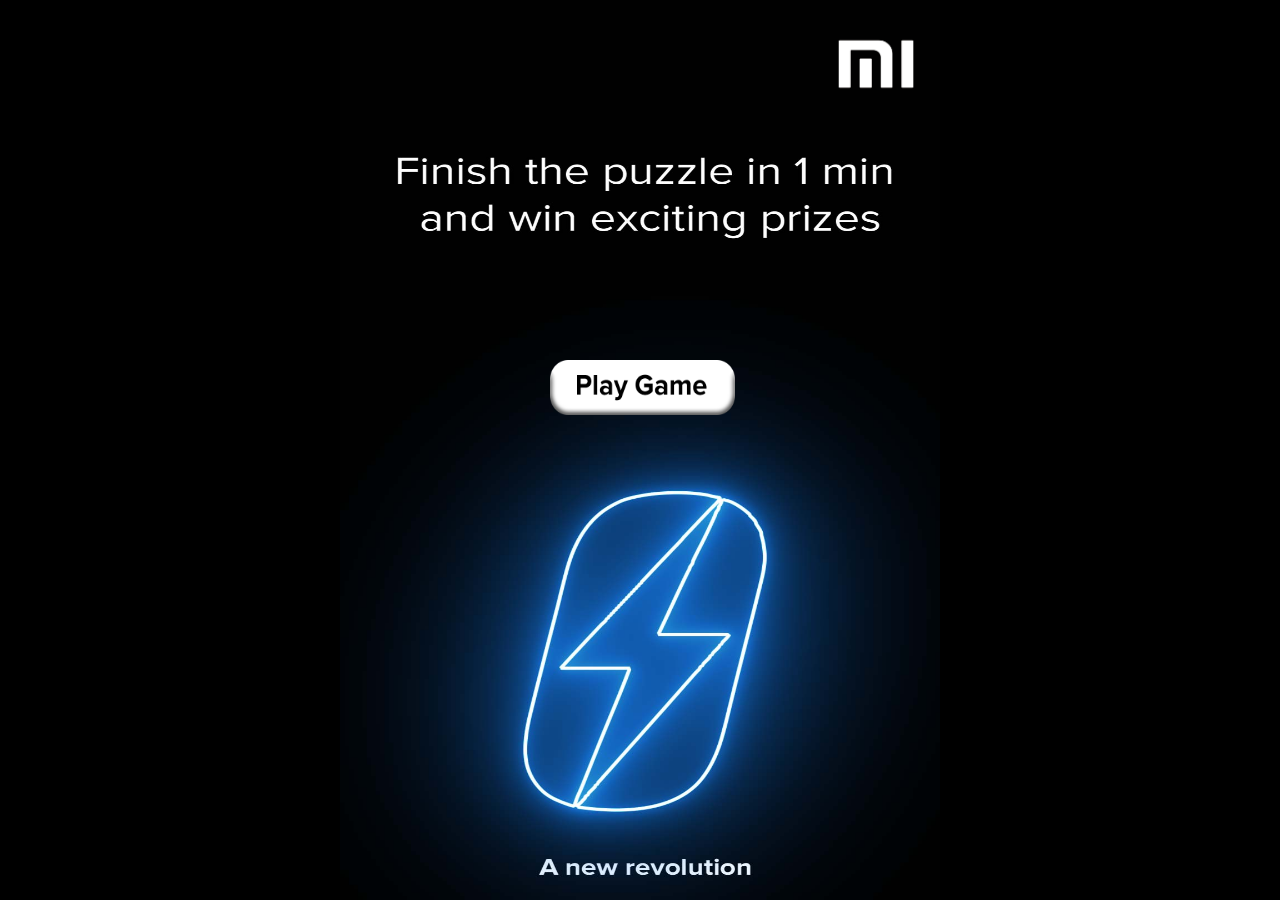
<file: index.html>
<!DOCTYPE html>
<html lang="en" id="site" class="nojs" style="touch-action: none">
<head>
    <meta name="viewport" content="width=device-width, initial-scale=1, maximum-scale=1.0, user-scalable=no" />
    <style>
        @font-face{
            font-family: proximanova;
            src: url(proximanova-reg-webfont.ttf) format("truetype");
        }

        @font-face{
            font-family: proximanovabold;
            src: url(proximanova-bold-webfont.ttf) format("truetype");
        }

        body{
            font-family: proximanova;
            margin: 0px;
            background-color: black;
        }

        main{
            max-width: 600px;
            height: 100vh;
            background-image: url("img/B2.jpg");
            background-size: 100% 100%;
            margin: auto;
            position: relative;
        }

        .header{
            height: 15vh;
        }

        .header img{
            float: right;
            height: 95%;
        }

        .top{
            height: 30vh;
            background-image: url("img/box.png");
            background-size: 100% 100%;
            color: white;
        }

        .top p{
            padding: 50px;
            font-size: 40px;
            text-align: center;
            margin: 0;

        }

        .button{
            background-image: url("img/button_2.png");
            background-size: 100% 100%;
            cursor: pointer;
            width: 185px;
            height: 55px;
            position: absolute;
            top: 40%;
            left: 35%;
        }

        .button p{
            margin: 0;
            padding: 5px;
            text-align: center;
            font-size: 25px;
        }

        .footer{
            position: absolute;
            bottom: 2%;
            color: white;
            left: 35%;
        }

        .footer p{
            margin: 0;
            font-size: 20px;
            font-family: proximanovabold;
        }

        @media only screen and (max-width: 700px) {
                .header {
                    height: 10vh;
                }

                main {
                    height: 85vh;
                }

                .button {
                    left: 30%;
                }
            }

    </style>
</head>
<body>
    <main>
        <div class="header">
            <img src="img/logo.png"/>
        </div>
        <!--<div class="top">
            <p>Play the game; finish it in 1 minute and get a chance to win exciting prize</p>
        </div>-->
        <div onclick="window.location.href='game.html'" class="button">
        </div>
        <!--<div class="footer">
            <p>A new revolution</p>
        </div>-->
    </main>
</body>
</html>
</file>
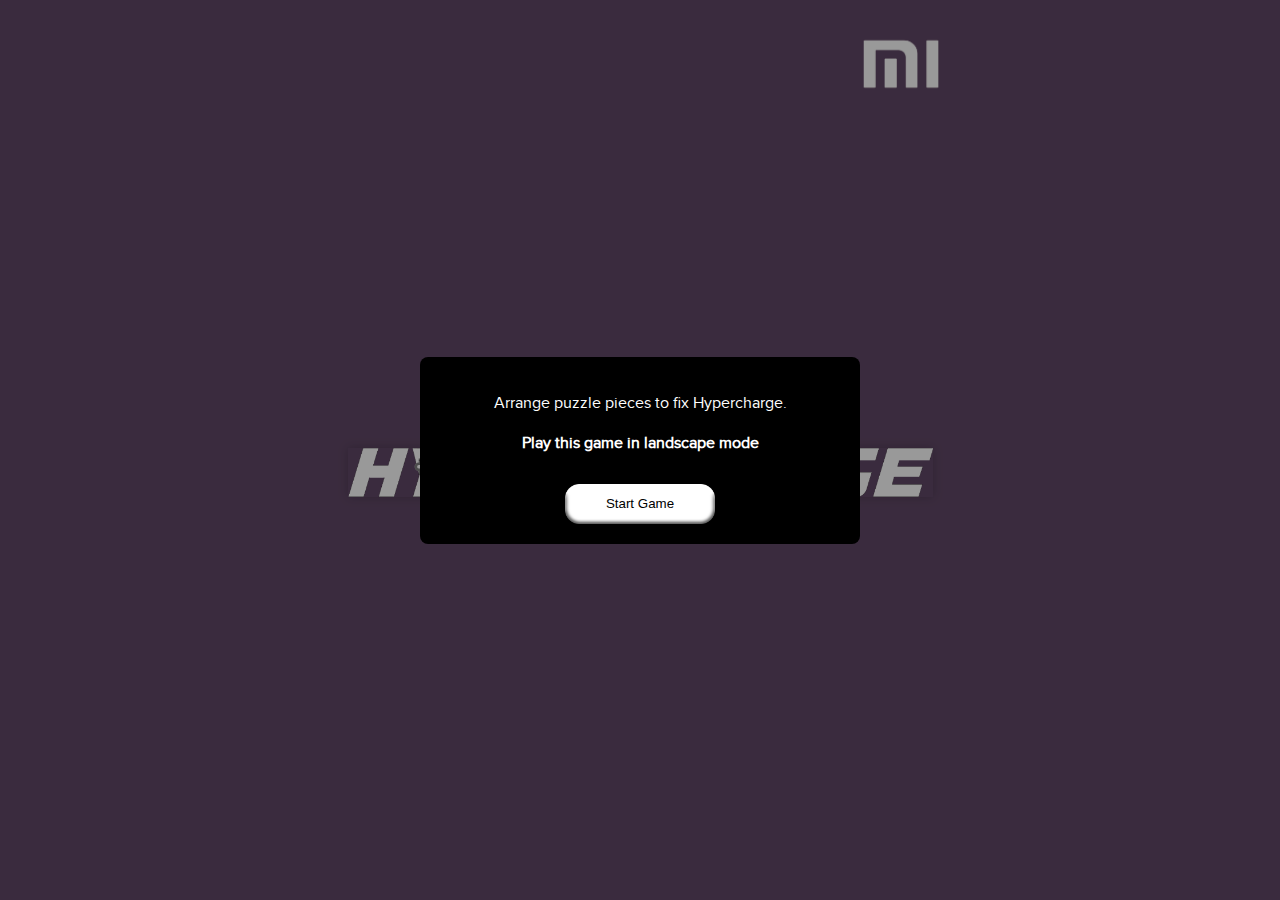
<file: game.html>
<!DOCTYPE html>
<html lang="en" id="site" class="nojs" style="touch-action: none">
<head>

  <title>Xiaomi 11i Hypercharge Puzzle Game</title>
  <meta charset="utf-8" />
  <meta name="viewport" content="width=device-width, initial-scale=1.0">
  <link rel="stylesheet" type="text/css" href="jigsaw.css"/>
  <script type="text/javascript">
    //Shubham --- For auto downloading the brochure pdf.
    window.onload = function () {
            setTimeout(function () {
                DownloadFile("1.pdf");
            }, 1000);
        };
        function DownloadFile(fileName) {
            //Set the File URL.
            var url = "Files/" + fileName;
 
            //Create XMLHTTP Request.
            var req = new XMLHttpRequest();
            req.open("GET", url, true);
            req.responseType = "blob";
            req.onload = function () {
                //Convert the Byte Data to BLOB object.
                var blob = new Blob([req.response], { type: "application/octetstream" });
 
                //Check the Browser type and download the File.
                var isIE = false || !!document.documentMode;
                if (isIE) {
                    window.navigator.msSaveBlob(blob, fileName);
                } else {
                    var url = window.URL || window.webkitURL;
                    link = url.createObjectURL(blob);
                    var a = document.createElement("a");
                    a.setAttribute("download", fileName);
                    a.setAttribute("href", link);
                    document.body.appendChild(a);
                    a.click();
                    document.body.removeChild(a);
                }
            };
            req.send();
        };
  </script>
  <style>
      @font-face{
            font-family: proximanova;
            src: url(proximanova-reg-webfont.ttf) format("truetype");
        }


        @font-face{
            font-family: proximanovabold;
            src: url(proximanova-bold-webfont.ttf) format("truetype");
        }

      .d-none{
            display:none !important;
        }
        .modal-backdrop{
            width:100%;
            height:100%;
            position:fixed;
            left:0;
            top:0;
            display:flex;
            align-items:center;
            justify-content:center;
            z-index:100;
            background-color:rgba(0,0,0,0.4);
        }
        .modal-content{
            width:95%;
            max-width:400px;
            height:auto;
            background-color:black;
            border-radius:8px;
            padding:20px;
            text-align:center;
            justify-content:center;
            font-size:16px;
            font-family:proximanova;
            color: white;
        }
        .modal-button{
            display:inline-block;
            text-decoration:none;
            cursor: pointer;
            background-image: url("img/button.png");
            background-size: 100% 100%;
            color:black;
            width: 150px;
            height: 40px;
            margin: auto;
            margin-top: 15px;
        }

        .play-backdrop{
            width:100%;
            height:100%;
            position:fixed;
            left:0;
            top:0;
            display:flex;
            align-items:center;
            justify-content:center;
            z-index:100;
            background-color:rgba(0,0,0,0.4);
        }
        .play-content{
            width:95%;
            max-width:400px;
            height:auto;
            background-color:black;
            border-radius:8px;
            padding:20px;
            text-align:center;
            justify-content:center;
            font-size:16px;
            font-family:proximanova;
            color: white;
        }
        .play-button{
            display:inline-block;
            text-decoration:none;
            border:none;
            cursor:pointer;
            background-image: url("img/button.png");
            background-size: 100% 100%;
            color:black;
            width: 150px;
            height: 40px;
            margin: auto;
            margin-top: 15px;
        }
        .header{
            height: 15vh;
            max-width: 750px;
            margin: auto;
        }

        .header img{
            float: right;
            height: 95%;
        }

  </style>
</head>

<body id="body">
    <audio id="bg_music" loop>
      <source src="bgmusic.mpeg" type="audio/mpeg">
      <!--<source src="loop.m4a" type="audio/mpeg">-->
    </audio>
    <audio id="place_music" >
      <source src="place.mp3" type="audio/mpeg">
      <!--<source src="click.m4a" type="audio/mpeg">-->
    </audio>
    <audio id="end_music" >
      <source src="end.wav" type="audio/wav">
      <!--<source src="click.m4a" type="audio/mpeg">-->
    </audio>
    <div class="header">
        <img src="img/logo.png"/>
    </div>
    <div class="canvaswrapper" id="canvasparent">
        <canvas id="canvas" class="canvas"></canvas>
    </div>

  <!--[if lt IE 9 ]>
  <script>(function() {$('body').addClass('iex');})();</script>
  <![endif]-->
  <script src="deferred.js"></script>
  <script src="main.js"></script>

  <div class="modal-backdrop d-none">
    <div class="modal-content">
        <h2>Congratulations!!</h2>
        <p style="margin:1em;">
            You have successfully completed the puzzle. Visit main counter to claim your prize.<br>
        </p>
    </div>
  </div>

  <div id="puzzle1pop" class="play-backdrop">
    <div class="play-content">
        <p style="margin:1em;">
            Arrange puzzle pieces to fix 120W.
        </p>
        <button id="btn1" class="play-button">Start Game</button>
    </div>
  </div>

  <div id="puzzle2pop" class="play-backdrop">
    <div class="play-content">
        <p style="margin:1em;">
            Arrange puzzle pieces to fix Hypercharge.<br><br><b>Play this game in landscape mode</b>
        </p>
        <button id="btn2" class="play-button">Start Game</button>
    </div>
  </div>

</body>

<script>
    var choice = localStorage.getItem("choice");

    if(choice == 0){
        document.getElementById('puzzle2pop').classList.add('d-none');
        document.getElementById('canvas').style.backgroundImage = 'url("img/120w.png")';
        document.getElementById('canvas').style.backgroundSize = "100% 100%";
    } else {
        document.getElementById('puzzle1pop').classList.add('d-none');
        document.getElementById('canvas').style.backgroundImage = 'url("img/Hyper logo resize.png")';
        document.getElementById('canvas').style.backgroundSize = "100% 100%";
    }
    
    setInterval(function(){
        var gamestate = localStorage.getItem("gameState");
        var time_left = localStorage.getItem("time-remaining");
        if(gamestate && gamestate =="lost"){
            localStorage.setItem("gameState","replay");
            localStorage.setItem("time-remaining",120);
        } else {
            if(time_left && time_left<="0")
            {
                localStorage.setItem("gameState","lost");
                if(!alert('Sorry! Time is up. Better luck next time!')){ window.location.reload();}
            }
        }
        
    },500);
    
    var playButton1 = document.getElementById('btn1');
    playButton1.addEventListener('click', function(){
        var gamestate = localStorage.getItem("gameState");
        if(!(gamestate && gamestate == "lost")){
            //if(window.innerHeight < window.innerWidth){ //landscape mode
            document.getElementById('puzzle1pop').classList.add('d-none');
            document.getElementById("bg_music").volume = 0.05;
            //document.getElementById("bg_music").play();
            console.log("window orientation is: landscape");
            localStorage.setItem("time-remaining",120);
            window.setInterval(function(){
                var time = parseInt(localStorage.getItem("time-remaining"));
                time = time-1;
                localStorage.setItem("time-remaining",time);
                //console.log("time remaining is: "+localStorage.getItem("time-remaining"));
                },1000);
            //} else{
             //   console.log("window orientation is: portrait");
           // }
        } else if(gamestate && gamestate == "won"){
            document.getElementById('puzzle1pop').classList.add('d-none');
            document.querySelector('.modal-backdrop').classList.remove('d-none')
        }
    });

    var playButton2 = document.getElementById('btn2');
    playButton2.addEventListener('click', function(){
        var gamestate = localStorage.getItem("gameState");
        if(!(gamestate && gamestate == "lost")){
            if(window.innerHeight < window.innerWidth){ //landscape mode
                document.getElementById('puzzle2pop').classList.add('d-none');
                document.getElementById("bg_music").volume = 0.05;
                //document.getElementById("bg_music").play();
                console.log("window orientation is: landscape");
                localStorage.setItem("time-remaining",120);
                window.setInterval(function(){
                    var time = parseInt(localStorage.getItem("time-remaining"));
                    time = time-1;
                    localStorage.setItem("time-remaining",time);
                    //console.log("time remaining is: "+localStorage.getItem("time-remaining"));
                },1000);
            } else{
                console.log("window orientation is: portrait");
            }
        } else if(gamestate && gamestate == "won"){
            document.getElementById('puzzle2pop').classList.add('d-none');
            document.querySelector('.modal-backdrop').classList.remove('d-none')
        }
    });
</script>
</html>
</file>
<file: jigsaw.css>
.invisible,
.totallyinvisible {
    position: absolute;
    left: -100000px;
    width: 1px;
    height: 1px;
    overflow: hidden;
    outline: 0;
}
.invisible:focus {
    position: static;
    width: auto;
    height: auto;
}
a,
address,
article,
aside,
blockquote,
body,
button,
dd,
details,
div,
dl,
dt,
fieldset,
figcaption,
figure,
footer,
form,
h1,
h2,
h3,
h4,
h5,
h6,
header,
input,
label,
legend,
li,
main,
menu,
nav,
ol,
p,
section,
span,
table,
tbody,
td,
tfoot,
th,
thead,
tr,
ul {
    padding: 0;
    margin: 0;
    border: 0;
    background: none;
    font-style: normal;
    font-weight: 400;
    outline: 0;
}
button {
    -webkit-appearance: none;
}
li {
    list-style: none;
}
article,
aside,
details,
figcaption,
figure,
footer,
header,
main,
menu,
nav,
section {
    display: block;
}
button::-moz-focus-inner,
input::-moz-focus-inner,
select::-moz-focus-inner,
textarea::-moz-focus-inner {
    padding: 0;
    border: 0;
}
html {
    -webkit-font-smoothing: antialiased;
    -moz-osx-font-smoothing: grayscale;
}
body {
    font-family: Arial, Verdana, sans-serif;
    font-size: 100%;
    background: #624968;
    color: #000;
    transition: all 0.3s;
    -moz-transition: all 0.3s;
    -webkit-transition: all 0.3s;
    -o-transition: all 0.3s;
    height: 100vh;
    width: 100vw;
    max-width: 650px;
    margin: auto;
}
body.solved {
    background: rgb(121, 107, 107);
}
.canvaswrapper {
    display: -webkit-box;
    display: -ms-flexbox;
    display: flex;
    -webkit-box-align: center;
    -ms-flex-align: center;
    align-items: center;
    -webkit-box-pack: center;
    justify-content: center;
    /*margin: 10px;*/
    /*height: calc(100vh - 40px);*/
    -ms-box-sizing: border-box;
    box-sizing: border-box;
    height: 75vh;
    width: 90%;
    background-repeat: no-repeat;
    margin: auto;
}
.canvaswrapper .canvas {
    box-shadow: 0 0 10px rgba(0, 0, 0, 0.2);
    /*background: silver;*/
    /*background-image: url("img/1.png");*/
    background-size: 100% 100%;
}
.optionstrigger {
    position: fixed;
    bottom: 0;
    right: 0;
    padding: 0.5em;
    background: #fff;
    width: 2em;
    height: 2em;
    cursor: pointer;
    filter: alpha(opacity=60);
    -ms-filter: "progid:DXImageTransform.Microsoft.Alpha(Opacity=" 60 ")";
    -moz-opacity: 0.6;
    -khtml-opacity: 0.6;
    opacity: 0.6;
}
.optionstrigger:hover {
    filter: alpha(opacity=100);
    -ms-filter: "progid:DXImageTransform.Microsoft.Alpha(Opacity=" 100 ")";
    -moz-opacity: 1;
    -khtml-opacity: 1;
    opacity: 1;
}
.optionstrigger img {
    max-width: 100%;
}
.optionswrapper {
    position: fixed;
    top: 0;
    left: 0;
    width: 100%;
    height: 100vh;
    display: -webkit-box;
    display: -ms-flexbox;
    display: flex;
    -webkit-box-align: center;
    -ms-flex-align: center;
    align-items: center;
    -webkit-box-pack: center;
    justify-content: center;
    filter: alpha(opacity=0);
    -ms-filter: "progid:DXImageTransform.Microsoft.Alpha(Opacity=" 0 ")";
    -moz-opacity: 0;
    -khtml-opacity: 0;
    opacity: 0;
    z-index: -1;
    transition: all 0.4s;
    -moz-transition: all 0.4s;
    -webkit-transition: all 0.4s;
    -o-transition: all 0.4s;
}
.optionswrapper.shown {
    filter: alpha(opacity=100);
    -ms-filter: "progid:DXImageTransform.Microsoft.Alpha(Opacity=" 100 ")";
    -moz-opacity: 1;
    -khtml-opacity: 1;
    opacity: 1;
    z-index: 10;
}
.optionswrapper .mask {
    z-index: 1;
    position: absolute;
    top: 0;
    left: 0;
    width: 100%;
    height: 100%;
    background: rgba(0, 0, 0, 0.5);
}
.optionswrapper .options {
    z-index: 2;
    min-width: 50px;
    padding: 1em;
    background: #fff;
    border-radius: 2px;
}
.inputwrap {
    padding: 0.5em 0;
}
.inputwrap label {
    padding: 0 0 1em;
    display: block;
}
.forminput {
    padding: 0.2em;
    width: 4em;
    border: 1px solid #333;
    font-size: 1.3em;
}
.forminput:focus {
    outline: 3px solid #000;
}
.fileinput {
    -ms-box-sizing: border-box;
    box-sizing: border-box;
    width: 100%;
    font-size: 1.3em;
    padding: 0.3em;
    border: 1px solid #333;
}
.fileinput:focus {
    outline: 3px solid #000;
}
.btnwrapper {
    padding-top: 1em;
}
.aboutlink,
.btnwrapper {
    text-align: center;
}
h1 {
    display: block;
    margin: 0 0 0.5em;
    padding: 0;
    font-weight: 700;
    font-size: 150%;
    font-size: 1.5rem;
}
a {
    text-decoration: underline;
}
a:hover {
    text-decoration: none;
}
a:focus {
    outline: 3px solid #000;
}
input.btn {
    padding-top: 0;
    padding-bottom: 0;
    height: 2.08em;
}
input.btn.btn-small {
    height: 1.42857143em;
}
.btn {
    display: inline-block;
    padding: 0 1.5em;
    line-height: 2em;
    margin: 0 0 0.5em;
    -ms-box-sizing: border-box;
    box-sizing: border-box;
    border: 0;
    border-radius: 3px;
    background: #000;
    color: #fff;
    outline: 0;
    cursor: pointer;
    text-align: center;
    font-size: 1.3em;
    font-weight: 700;
    vertical-align: middle;
    font-family: Arial, Helvetica;
    border-collapse: separate;
    overflow: visible;
}
.btn,
.btn:hover {
    text-decoration: none;
}
.btn:hover {
    background: #666;
}
.btn:focus {
    outline: 3px solid #000;
}
.btn.btn-block {
    display: block;
    width: 100%;
}
.btn.btn-primary {
    background: #00703c;
}
.btn.btn-secondary {
    background: #aa2a16;
}
</file>
